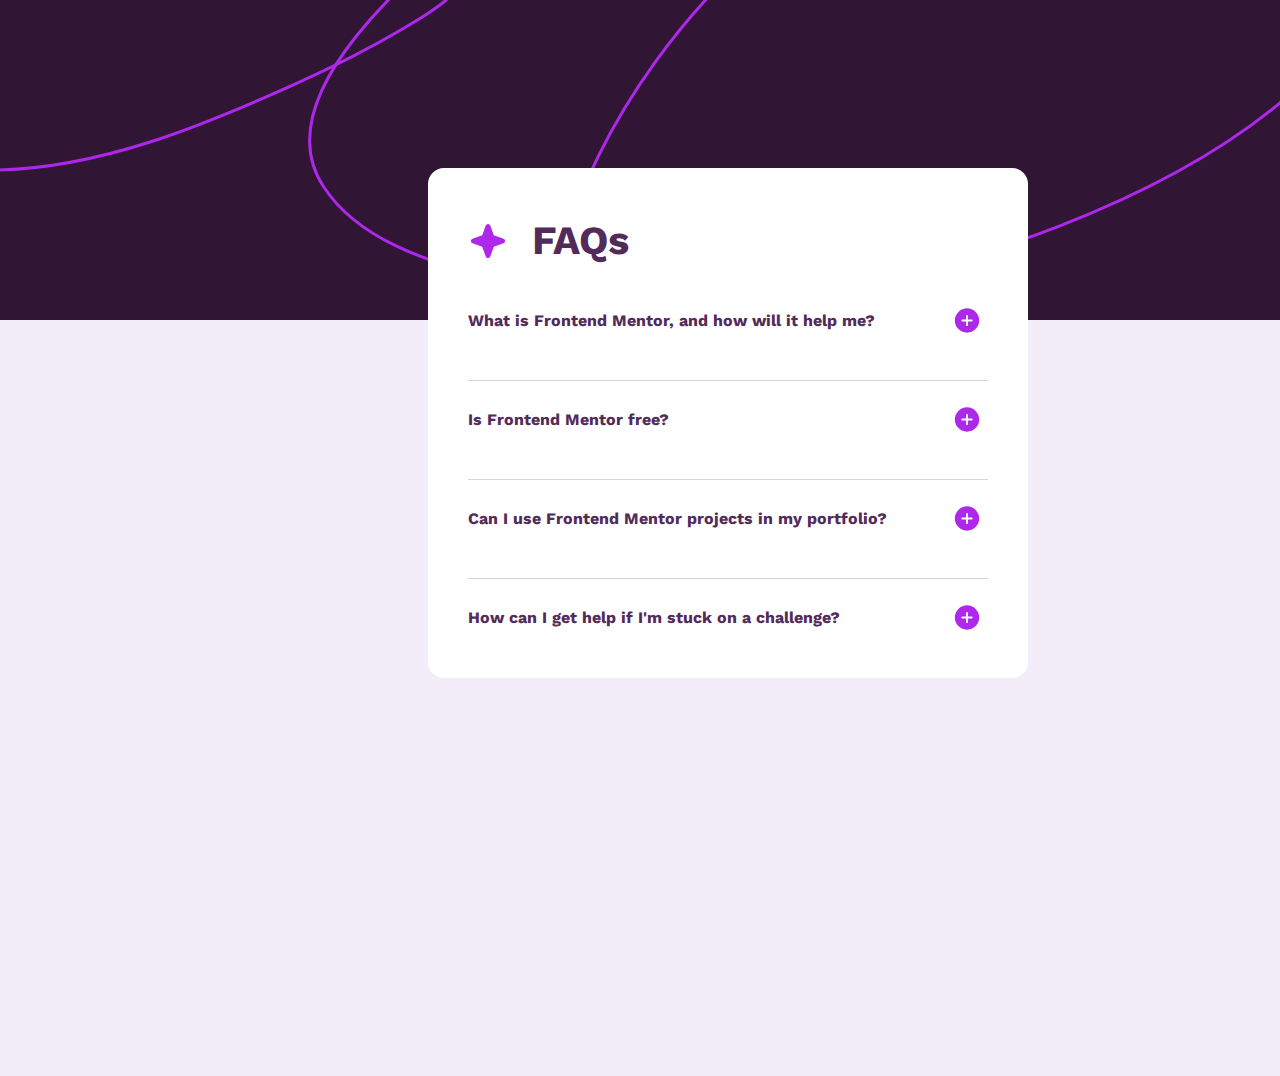
<file: index.html>
<!DOCTYPE html>
<html lang="en">

<head>
    <meta charset="UTF-8">
    <meta name="viewport" content="width=device-width, initial-scale=1.0">
    <title>FAQ Accordion</title>
    <link rel="preconnect" href="https://fonts.googleapis.com">
    <link rel="preconnect" href="https://fonts.gstatic.com" crossorigin>
    <link href="https://fonts.googleapis.com/css2?family=Work+Sans:ital,wght@0,100..900;1,100..900&display=swap" rel="stylesheet">
    <link rel="stylesheet" href="accordion.css">
    <link rel="icon" href="./favicon-32x32.png">
</head>

<body>
    <section>
        <figure></figure>
    </section>
    <main>
        <div id="white-container">
            <div id="faq-title">
                <img id="star" src="./icon-star.svg">
                <h1>FAQs</h1>
            </div>
            <div id="faq-questions">
                <div class="questions-and-answers added">
                    <div class="question-img">
                        <p class="question">What is Frontend Mentor, and how will it help me?</p>
                        <button><img src="./icon-plus.svg" alt="purple plus icon"></button>
                    </div>
                    <div class="explanation-p">
                        <p class="inserted-p">Frontend Mentor offers realistic coding challenges to help developers improve their frontend coding skills with projects in HTML, CSS, and JavaScript. It’s suitable for all levels and ideal for portfolio building.</p>
                    </div>
                </div>
                <div class="line"></div>
                <div id="second-piece" class="questions-and-answers added">
                    <div class="question-img">
                        <p class="question">Is Frontend Mentor free?</p>
                        <button><img src="./icon-plus.svg" alt="purple plus icon"></button>
                    </div>
                    <div class="explanation-p">
                        <p class="inserted-p">The majority of our challenges are free, yes. We do have some that are premium and require a Pro subscription to access. It will say on each challenge whether they are free or premium, so it's easy to tell the difference.</p>
                    </div>
                </div>
                <div class="line"></div>
                <div class="questions-and-answers added">
                    <div class="question-img">
                        <p class="question">Can I use Frontend Mentor projects in my portfolio?</p>
                        <button><img src="./icon-plus.svg" alt="purple plus icon"></button>
                    </div>
                    <div class="explanation-p">
                        <p class="inserted-p">Definitely! Please do feel free to use whatever you build in your portfolio. Helping developers add professional-looking projects to their portfolio was one of the reasons we created this platform!</p>
                    </div>
                </div>
                <div class="line"></div>
                <div class="questions-and-answers added">
                    <div class="question-img">
                        <p class="question">How can I get help if I'm stuck on a challenge?</p>
                        <button><img src="./icon-plus.svg" alt="purple plus icon"></button>
                    </div>
                    <div class="explanation-p">
                        <p class="inserted-p">The best (and quickest) way to get help on a challenge is in our Discord server. There are thousands of other developers in there, so it's a great place to ask questions</p>
                    </div>
                </div>
            </div>
        </div>
    </main>
    <script src="accordion.js"></script>
</body>

</html>
</file>
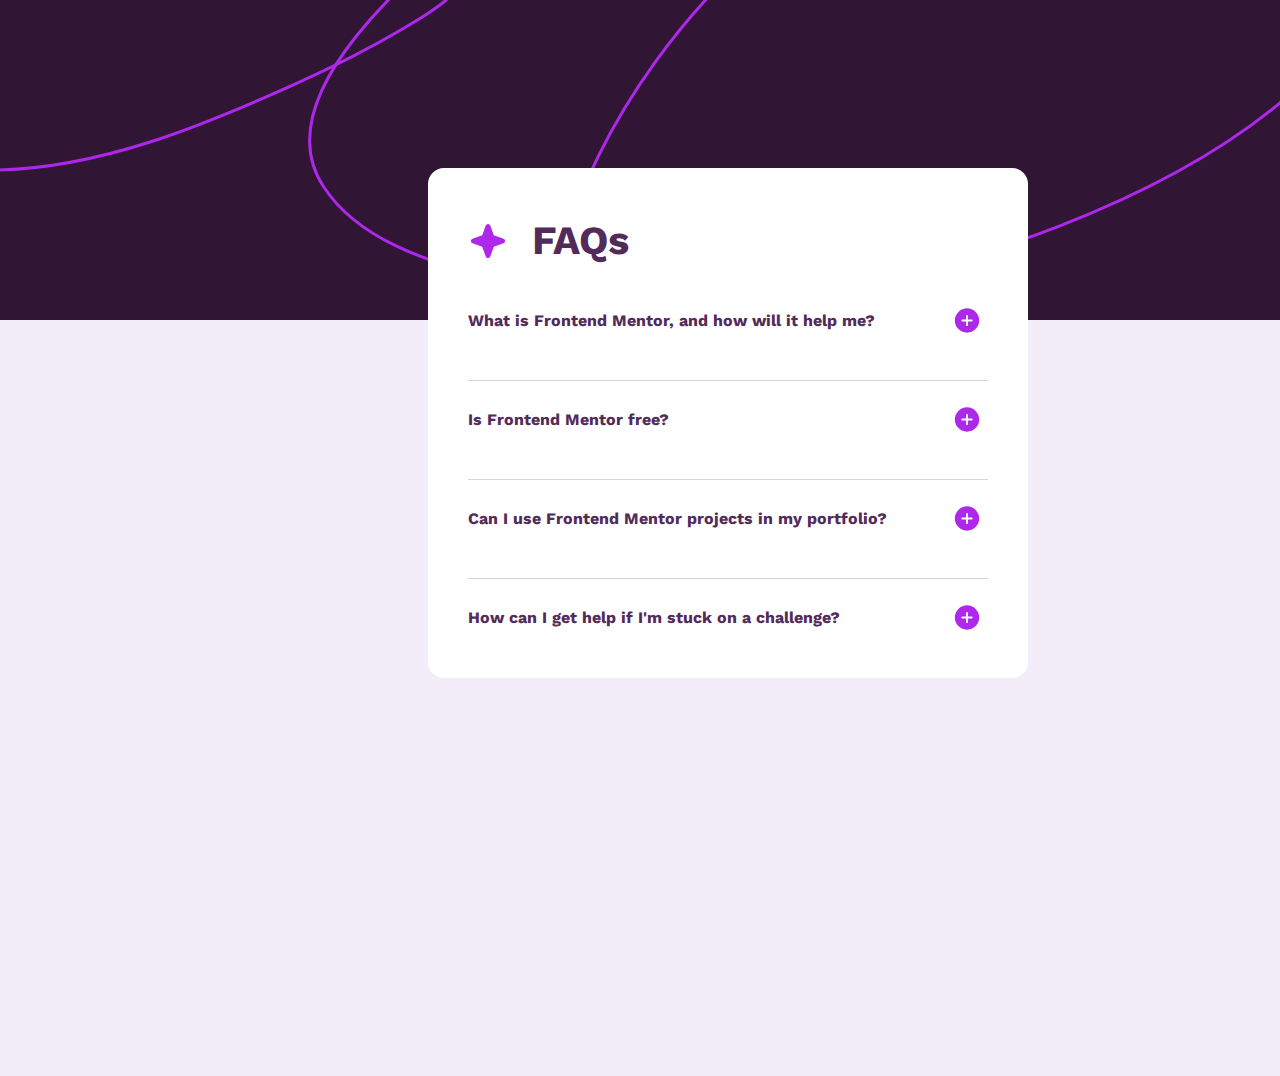
<file: accordion.html>
<!DOCTYPE html>
<html lang="en">

<head>
    <meta charset="UTF-8">
    <meta name="viewport" content="width=device-width, initial-scale=1.0">
    <title>FAQ Accordion</title>
    <link rel="preconnect" href="https://fonts.googleapis.com">
    <link rel="preconnect" href="https://fonts.gstatic.com" crossorigin>
    <link href="https://fonts.googleapis.com/css2?family=Work+Sans:ital,wght@0,100..900;1,100..900&display=swap" rel="stylesheet">
    <link rel="stylesheet" href="accordion.css">
    <link rel="icon" href="./favicon-32x32.png">
</head>

<body>
    <section>
        <figure></figure>
    </section>
    <main>
        <div id="white-container">
            <div id="faq-title">
                <img id="star" src="./icon-star.svg">
                <h1>FAQs</h1>
            </div>
            <div id="faq-questions">
                <div class="questions-and-answers added">
                    <div class="question-img">
                        <p class="question">What is Frontend Mentor, and how will it help me?</p>
                        <button><img src="./icon-plus.svg" alt="purple plus icon"></button>
                    </div>
                    <div class="explanation-p">
                        <p class="inserted-p">Frontend Mentor offers realistic coding challenges to help developers improve their frontend coding skills with projects in HTML, CSS, and JavaScript. It’s suitable for all levels and ideal for portfolio building.</p>
                    </div>
                </div>
                <div class="line"></div>
                <div id="second-piece" class="questions-and-answers added">
                    <div class="question-img">
                        <p class="question">Is Frontend Mentor free?</p>
                        <button><img src="./icon-plus.svg" alt="purple plus icon"></button>
                    </div>
                    <div class="explanation-p">
                        <p class="inserted-p">The majority of our challenges are free, yes. We do have some that are premium and require a Pro subscription to access. It will say on each challenge whether they are free or premium, so it's easy to tell the difference.</p>
                    </div>
                </div>
                <div class="line"></div>
                <div class="questions-and-answers added">
                    <div class="question-img">
                        <p class="question">Can I use Frontend Mentor projects in my portfolio?</p>
                        <button><img src="./icon-plus.svg" alt="purple plus icon"></button>
                    </div>
                    <div class="explanation-p">
                        <p class="inserted-p">Definitely! Please do feel free to use whatever you build in your portfolio. Helping developers add professional-looking projects to their portfolio was one of the reasons we created this platform!</p>
                    </div>
                </div>
                <div class="line"></div>
                <div class="questions-and-answers added">
                    <div class="question-img">
                        <p class="question">How can I get help if I'm stuck on a challenge?</p>
                        <button><img src="./icon-plus.svg" alt="purple plus icon"></button>
                    </div>
                    <div class="explanation-p">
                        <p class="inserted-p">The best (and quickest) way to get help on a challenge is in our Discord server. There are thousands of other developers in there, so it's a great place to ask questions</p>
                    </div>
                </div>
            </div>
        </div>
    </main>
    <script src="accordion.js"></script>
</body>

</html>
</file>
<file: accordion.css>
* {
    font-family: 'work sans';
}

p {
    font-size: 16px;
}

@media (min-width: 375px) {
    body {
        width: 1440px;
        height: 900px;
        background-color: hsla(272, 48%, 94%, 0.785);
    }

    section {
        width: 1440px;
        height: 320px;
        position: absolute;
        top: 0;
        left: 0;
    }

    figure {
        content: url('background-pattern-desktop.svg');
        margin: 0;
    }

    main {
        width: 600px;
        height: 900px;
        margin-left: 420px;
        margin-top: 0px;
        position: relative;
        z-index: 1;
    }

    #white-container {
        width: 520px;
        height: 430px;
        padding: 40px;
        background-color: white;
        border-radius: 16px;
        margin-top: 167.5px;
        margin-left: 0;
        position: relative;
        z-index: 2;
    }

    #faq-title {
        width: 520px;
        height: 66px;
        display: flex;
        flex-direction: row;
        align-items: center;
        justify-content: left;
        margin-bottom: 32px;
    }

    #star {
        width: 40px;
        height: 40px;
        box-sizing: border-box;
    }

    h1 {
        font-size: 40px;
        font-weight: bold;
        margin-left: 24px;
        padding: 0;
        color: hsl(292, 35%, 26%);
    }

    #faq-questions {
        width: 520px;
        box-sizing: border-box;
    }

    .questions-and-answers {
        width: 520px;
        height: 50px;
    }
    
    .question-img {
        width: 520px;
        height: 30px;
        box-sizing: border-box;
        display: flex;
        flex-direction: row;
        align-items: center;
        margin: 0 16px 0 0;
    }

    .question {
        color: hsl(292, 35%, 26%);
        font-weight: bold;
        padding: 0;
        display: inline-block;
        width: 520px;
        user-select: none;
    }

    .question:hover {
        color: #b45fde;
        cursor: pointer;
    }

    button {
        border: none;
        background-color: rgba(255, 255, 255, 0);
        display: flex;
        align-items: center;
    }

    button:hover {
        cursor: pointer;
    }

    .plus {
        width: 30px;
        height: 30px;
        display: inline-block;
    }

    .minus {
        width: 30px;
        height: 30px;
        display: inline-block;
    }

    .inserted-p {
        color: hsl(292, 16%, 49%);
        box-sizing: border-box;
        margin-top: 24px;
        margin-bottom: 0;
        padding: 0;
        line-height: 23px;
        display: none;
        transition: 0.5s ease;
    }

    .line {
        width: 520px;
        height: 1px;
        background-color: rgba(192, 192, 192, 0.653);
        margin: 24px 0 24px 0;
    }
}


@media (max-width: 375px) {
    body {
        width: 375px;
        height: 812px;
        background-color: hsla(272, 48%, 94%, 0.785);
        border: 1px solid blue;
        margin: 0;
    }

    section {
       width: 375px; 
       height: 60px;
       position: absolute;
       top: 0;
       left: 0;
    }

    figure {
        content: url('background-pattern-mobile.svg');
        margin: 0;
    }

    main {
        width: 375px;
        height: 812px;
        display: flex;
        align-items: center;
        position: absolute;
        left: 0;
        padding: 12px;
    }

    #white-container {
        width: 290px;
        height: 400px;
        padding: 24px 26px 24px 24px;
        position: absolute;
        top: 140px;
        left: 12px; 
        background-color: white;
        border-radius: 8px;
        border: 1px solid greenyellow;
    }

    #faq-title {
        width: 279px;
        height: 38px;
        display: flex;
        flex-direction: row;
        align-items: center;
        justify-content: left;
        margin-bottom: 24px;
    }

    #star {
        width: 24px;
        height: 24px;
        box-sizing: border-box;
    }

    h1 {
        font-size: 32px;
        font-weight: bold;
        margin-left: 35px;
        padding: 0;
        color: hsl(292, 35%, 26%);
    }

    #faq-questions {
        width: 279px;
        box-sizing: border-box;
    }

    .questions-and-answers {
        width: 279px;
        height: 42px;
    }

    .question-img {
        width: 279px;
        height: 38px;
        box-sizing: border-box;
        display: flex;
        flex-direction: row;
        align-items: center;
        margin: 0;
    }

    .question {
        color: hsl(292, 35%, 26%);
        font-weight: bold;
        padding: 0;
        display: inline-block;
        width: 225px;
        user-select: none;
        margin: 0;
    }

    button {
        border: none;
        background-color: rgba(255, 255, 255, 0);
        display: flex;
        align-items: center;
        margin-left: 36px;
        padding: 0;
    }

    .plus {
        width: 30px;
        height: 30px;
        display: inline-block;
    }

    .minus {
        width: 30px;
        height: 30px;
        display: inline-block;
    }

    .inserted-p {
        color: hsl(292, 16%, 49%);
        margin-top: 24px;
        padding: 0;
        font-size: 14px;
        line-height: 150%;
        display: none;
    }

    .line {
        width: 279px;
        height: 1px;
        background-color: rgba(192, 192, 192, 0.653);
        margin: 24px 0 24px 0;
    }
}
</file>
